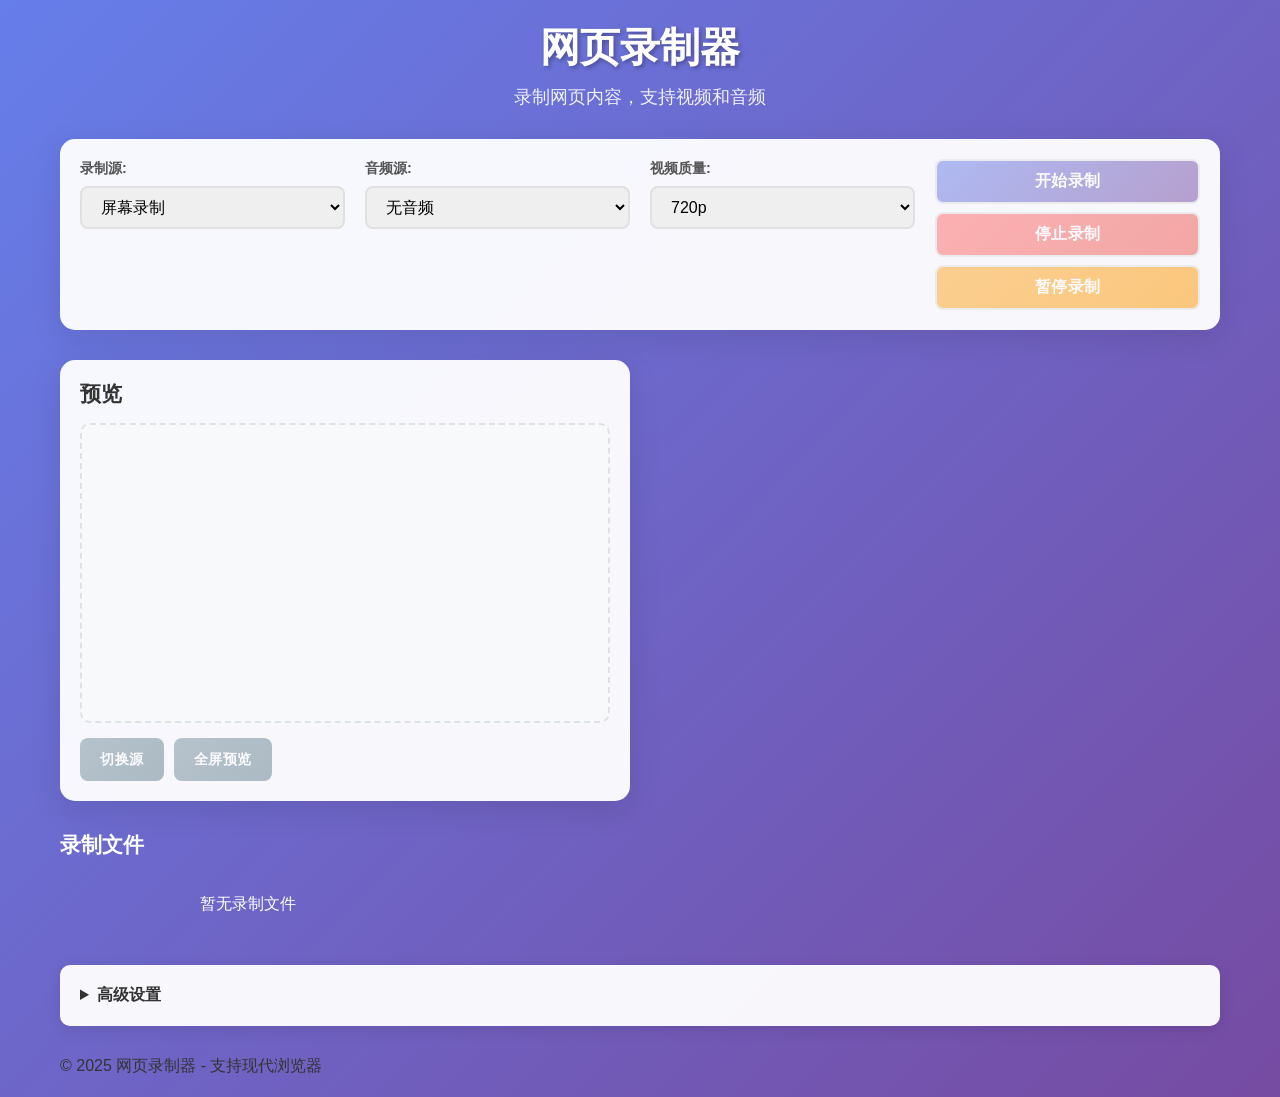
<file: index.html>
<!DOCTYPE html>
<html lang="zh-CN">
<head>
    <meta charset="UTF-8">
    <meta name="viewport" content="width=device-width, initial-scale=1.0">
    <title>网页录制器</title>
    <link rel="stylesheet" href="./styles.css">
</head>
<body>
    <div class="container">
        <header>
            <h1>网页录制器</h1>
            <p>录制网页内容，支持视频和音频</p>
        </header>

        <main>
            <!-- 录制控制区域 -->
            <div class="controls">
                <div class="control-group">
                    <label for="recordSource">录制源:</label>
                    <select id="recordSource">
                        <option value="screen">屏幕录制</option>
                        <option value="camera">摄像头</option>
                        <option value="tab">当前标签页</option>
                    </select>
                </div>

                <div class="control-group">
                    <label for="audioSource">音频源:</label>
                    <select id="audioSource">
                        <option value="none">无音频</option>
                        <option value="mic">麦克风</option>
                        <option value="system">系统音频</option>
                        <option value="both">麦克风+系统</option>
                    </select>
                </div>

                <div class="control-group">
                    <label for="videoQuality">视频质量:</label>
                    <select id="videoQuality">
                        <option value="360">360p</option>
                        <option value="720" selected>720p</option>
                        <option value="1080">1080p</option>
                        <option value="1440">1440p</option>
                    </select>
                </div>

                <div class="control-group">
                    <button id="startBtn" class="btn btn-primary">开始录制</button>
                    <button id="stopBtn" class="btn btn-danger" disabled>停止录制</button>
                    <button id="pauseBtn" class="btn btn-warning" disabled>暂停录制</button>
                </div>
            </div>

            <!-- 预览区域 -->
            <div class="preview-section">
                <div class="preview-container">
                    <h3>预览</h3>
                    <div class="preview-box">
                        <video id="previewVideo" autoplay muted></video>
                        <canvas id="previewCanvas" style="display: none;"></canvas>
                        <div id="noPreview" class="no-preview">
                            <p>点击"开始录制"开始预览</p>
                        </div>
                    </div>
                    <div class="preview-controls">
                        <button id="switchSourceBtn" class="btn btn-secondary" disabled>切换源</button>
                        <button id="fullscreenBtn" class="btn btn-secondary" disabled>全屏预览</button>
                    </div>
                </div>

                <!-- 录制状态 -->
                <div class="recording-status">
                    <div id="recordingIndicator" class="recording-indicator" style="display: none;">
                        <div class="pulse"></div>
                        <span>录制中</span>
                        <span id="timer">00:00:00</span>
                    </div>
                </div>
            </div>

            <!-- 录制列表 -->
            <div class="recordings-section">
                <h3>录制文件</h3>
                <div id="recordingsList" class="recordings-list">
                    <!-- 录制文件将在这里显示 -->
                </div>
            </div>

            <!-- 设置面板 -->
            <div class="settings-section">
                <details id="settingsPanel">
                    <summary>高级设置</summary>
                    <div class="settings-content">
                        <div class="setting-group">
                            <label for="frameRate">帧率:</label>
                            <input type="range" id="frameRate" min="1" max="60" value="30">
                            <span id="frameRateValue">30 fps</span>
                        </div>
                        
                        <div class="setting-group">
                            <label for="bitrate">比特率 (Mbps):</label>
                            <input type="range" id="bitrate" min="1" max="20" value="5">
                            <span id="bitrateValue">5 Mbps</span>
                        </div>
                        
                        <div class="setting-group">
                            <label>
                                <input type="checkbox" id="enableAudio">
                                启用音频录制
                            </label>
                        </div>
                        
                        <div class="setting-group">
                            <label>
                                <input type="checkbox" id="enableVideo">
                                启用视频录制
                            </label>
                        </div>
                    </div>
                </details>
            </div>
        </main>

        <footer>
            <p>&copy; 2025 网页录制器 - 支持现代浏览器</p>
        </footer>
    </div>

    <script src="./script.js"></script>
</body>
</html>
</file>
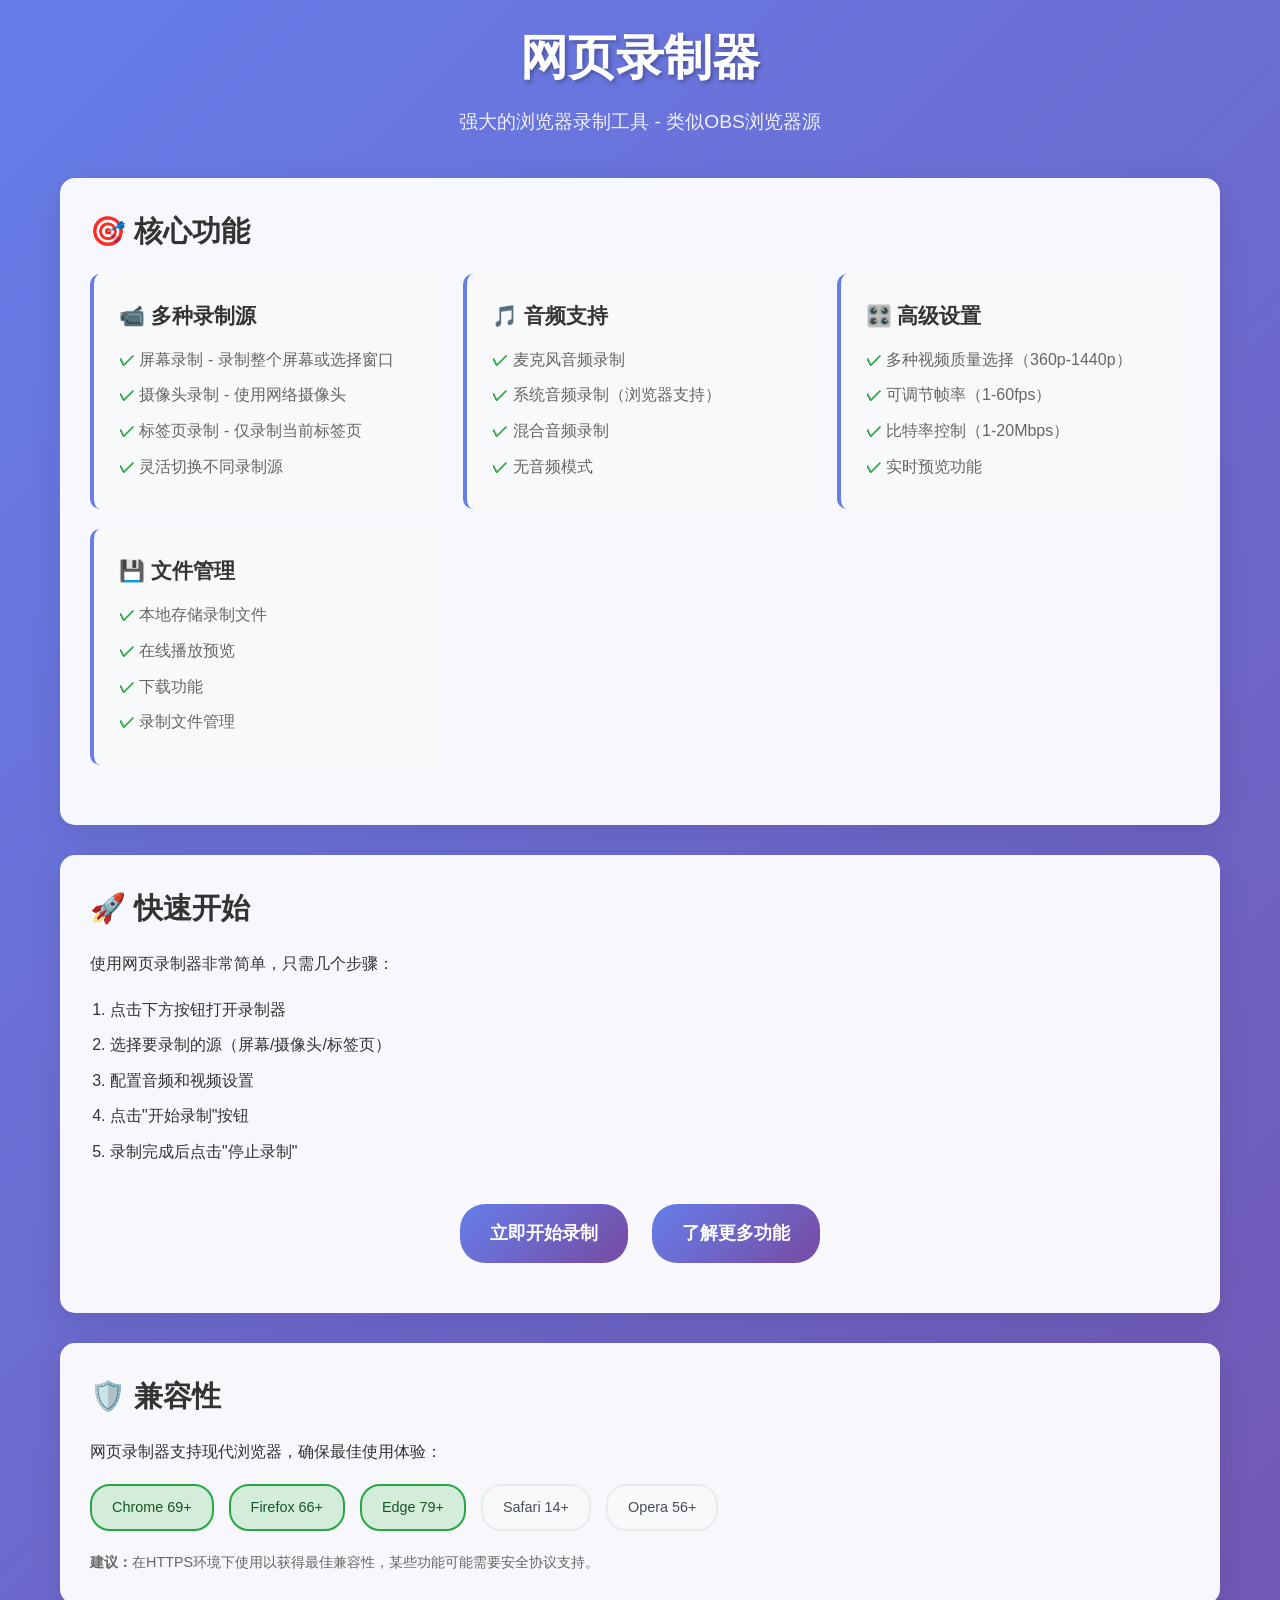
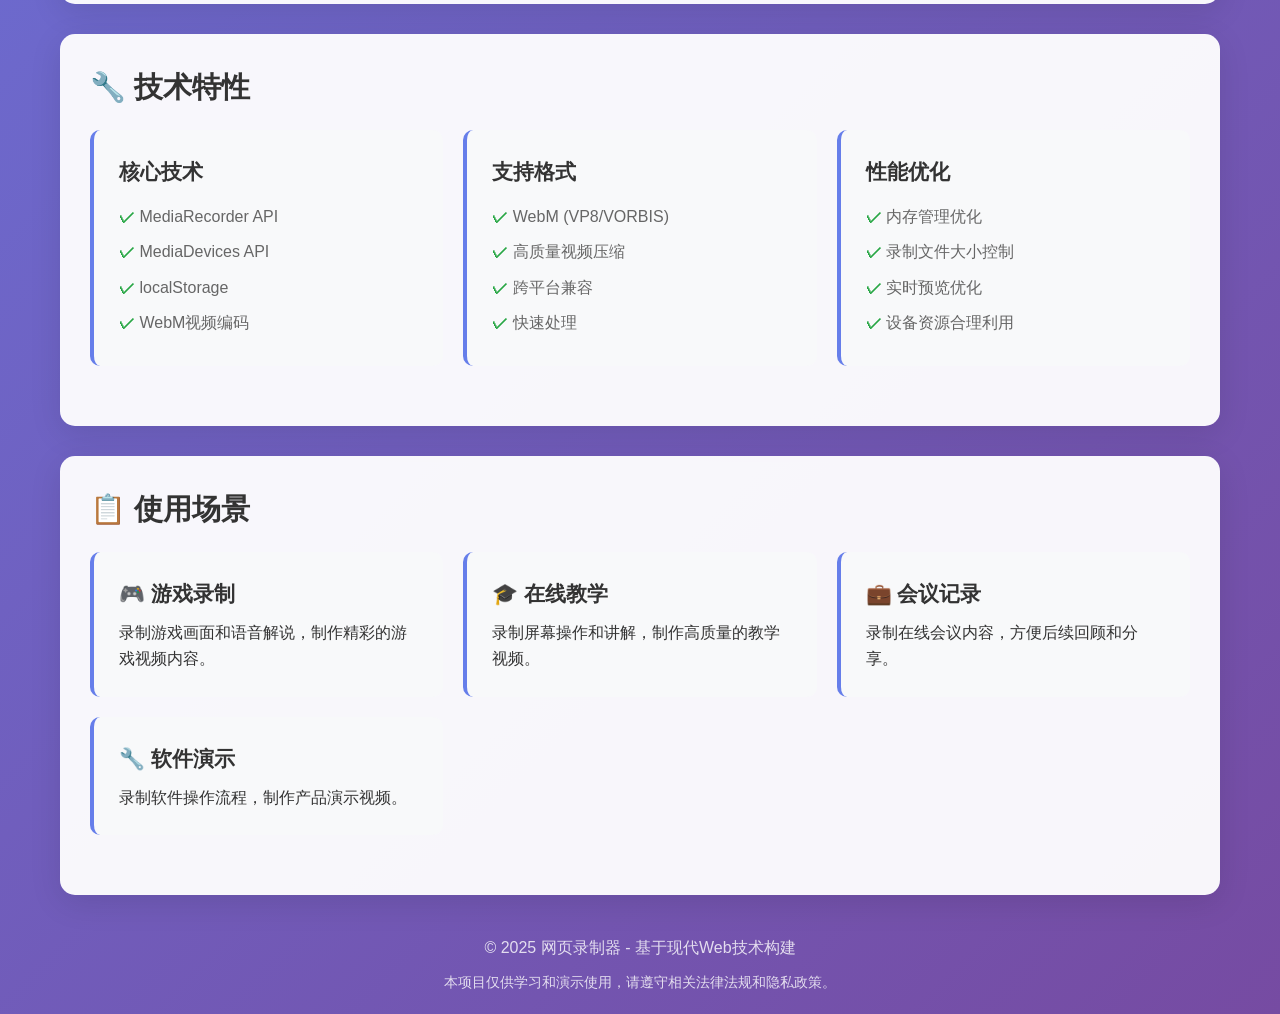
<file: demo.html>
<!DOCTYPE html>
<html lang="zh-CN">
<head>
    <meta charset="UTF-8">
    <meta name="viewport" content="width=device-width, initial-scale=1.0">
    <title>网页录制器演示</title>
    <style>
        * {
            margin: 0;
            padding: 0;
            box-sizing: border-box;
        }
        
        body {
            font-family: 'Segoe UI', Tahoma, Geneva, Verdana, sans-serif;
            background: linear-gradient(135deg, #667eea 0%, #764ba2 100%);
            min-height: 100vh;
            color: #333;
            line-height: 1.6;
        }
        
        .container {
            max-width: 1200px;
            margin: 0 auto;
            padding: 20px;
        }
        
        header {
            text-align: center;
            margin-bottom: 40px;
            color: white;
        }
        
        header h1 {
            font-size: 3rem;
            margin-bottom: 10px;
            text-shadow: 2px 2px 4px rgba(0,0,0,0.3);
        }
        
        header p {
            font-size: 1.2rem;
            opacity: 0.9;
        }
        
        .demo-section {
            background: rgba(255,255,255,0.95);
            border-radius: 15px;
            padding: 30px;
            margin-bottom: 30px;
            box-shadow: 0 8px 32px rgba(0,0,0,0.1);
        }
        
        .demo-section h2 {
            color: #333;
            margin-bottom: 20px;
            font-size: 1.8rem;
        }
        
        .features-grid {
            display: grid;
            grid-template-columns: repeat(auto-fit, minmax(300px, 1fr));
            gap: 20px;
            margin-bottom: 30px;
        }
        
        .feature-card {
            background: #f8f9fa;
            padding: 25px;
            border-radius: 10px;
            border-left: 4px solid #667eea;
            transition: transform 0.3s ease;
        }
        
        .feature-card:hover {
            transform: translateY(-5px);
        }
        
        .feature-card h3 {
            color: #333;
            margin-bottom: 10px;
            font-size: 1.3rem;
        }
        
        .feature-card ul {
            list-style: none;
            padding-left: 0;
        }
        
        .feature-card li {
            padding: 5px 0;
            color: #666;
        }
        
        .feature-card li:before {
            content: "✓ ";
            color: #28a745;
            font-weight: bold;
        }
        
        .demo-video {
            width: 100%;
            max-width: 800px;
            height: auto;
            border-radius: 10px;
            box-shadow: 0 8px 25px rgba(0,0,0,0.15);
        }
        
        .cta-button {
            display: inline-block;
            padding: 15px 30px;
            background: linear-gradient(135deg, #667eea, #764ba2);
            color: white;
            text-decoration: none;
            border-radius: 25px;
            font-weight: 600;
            font-size: 1.1rem;
            transition: all 0.3s ease;
            margin: 20px 10px;
        }
        
        .cta-button:hover {
            transform: translateY(-2px);
            box-shadow: 0 8px 25px rgba(102, 126, 234, 0.3);
            text-decoration: none;
            color: white;
        }
        
        .compatibility {
            display: flex;
            flex-wrap: wrap;
            gap: 15px;
            margin: 20px 0;
        }
        
        .browser-badge {
            background: #f8f9fa;
            padding: 10px 20px;
            border-radius: 20px;
            font-size: 0.9rem;
            font-weight: 500;
            color: #495057;
            border: 2px solid #e9ecef;
        }
        
        .browser-badge.supported {
            background: #d4edda;
            border-color: #28a745;
            color: #155724;
        }
        
        footer {
            text-align: center;
            color: white;
            margin-top: 40px;
            opacity: 0.8;
        }
        
        @media (max-width: 768px) {
            header h1 {
                font-size: 2.5rem;
            }
            
            .container {
                padding: 15px;
            }
            
            .demo-section {
                padding: 20px;
            }
        }
    </style>
</head>
<body>
    <div class="container">
        <header>
            <h1>网页录制器</h1>
            <p>强大的浏览器录制工具 - 类似OBS浏览器源</p>
        </header>

        <div class="demo-section">
            <h2>🎯 核心功能</h2>
            <div class="features-grid">
                <div class="feature-card">
                    <h3>📹 多种录制源</h3>
                    <ul>
                        <li>屏幕录制 - 录制整个屏幕或选择窗口</li>
                        <li>摄像头录制 - 使用网络摄像头</li>
                        <li>标签页录制 - 仅录制当前标签页</li>
                        <li>灵活切换不同录制源</li>
                    </ul>
                </div>
                
                <div class="feature-card">
                    <h3>🎵 音频支持</h3>
                    <ul>
                        <li>麦克风音频录制</li>
                        <li>系统音频录制（浏览器支持）</li>
                        <li>混合音频录制</li>
                        <li>无音频模式</li>
                    </ul>
                </div>
                
                <div class="feature-card">
                    <h3>🎛️ 高级设置</h3>
                    <ul>
                        <li>多种视频质量选择（360p-1440p）</li>
                        <li>可调节帧率（1-60fps）</li>
                        <li>比特率控制（1-20Mbps）</li>
                        <li>实时预览功能</li>
                    </ul>
                </div>
                
                <div class="feature-card">
                    <h3>💾 文件管理</h3>
                    <ul>
                        <li>本地存储录制文件</li>
                        <li>在线播放预览</li>
                        <li>下载功能</li>
                        <li>录制文件管理</li>
                    </ul>
                </div>
            </div>
        </div>

        <div class="demo-section">
            <h2>🚀 快速开始</h2>
            <p>使用网页录制器非常简单，只需几个步骤：</p>
            <ol style="margin: 20px 0; padding-left: 20px;">
                <li style="margin: 10px 0;">点击下方按钮打开录制器</li>
                <li style="margin: 10px 0;">选择要录制的源（屏幕/摄像头/标签页）</li>
                <li style="margin: 10px 0;">配置音频和视频设置</li>
                <li style="margin: 10px 0;">点击"开始录制"按钮</li>
                <li style="margin: 10px 0;">录制完成后点击"停止录制"</li>
            </ol>
            
            <div style="text-align: center;">
                <a href="index.html" class="cta-button">立即开始录制</a>
                <a href="#" onclick="scrollToFeatures()" class="cta-button">了解更多功能</a>
            </div>
        </div>

        <div class="demo-section">
            <h2>🛡️ 兼容性</h2>
            <p>网页录制器支持现代浏览器，确保最佳使用体验：</p>
            <div class="compatibility">
                <span class="browser-badge supported">Chrome 69+</span>
                <span class="browser-badge supported">Firefox 66+</span>
                <span class="browser-badge supported">Edge 79+</span>
                <span class="browser-badge">Safari 14+</span>
                <span class="browser-badge">Opera 56+</span>
            </div>
            <p style="margin-top: 15px; font-size: 0.9rem; color: #666;">
                <strong>建议：</strong>在HTTPS环境下使用以获得最佳兼容性，某些功能可能需要安全协议支持。
            </p>
        </div>

        <div class="demo-section">
            <h2>🔧 技术特性</h2>
            <div class="features-grid">
                <div class="feature-card">
                    <h3>核心技术</h3>
                    <ul>
                        <li>MediaRecorder API</li>
                        <li>MediaDevices API</li>
                        <li>localStorage</li>
                        <li>WebM视频编码</li>
                    </ul>
                </div>
                
                <div class="feature-card">
                    <h3>支持格式</h3>
                    <ul>
                        <li>WebM (VP8/VORBIS)</li>
                        <li>高质量视频压缩</li>
                        <li>跨平台兼容</li>
                        <li>快速处理</li>
                    </ul>
                </div>
                
                <div class="feature-card">
                    <h3>性能优化</h3>
                    <ul>
                        <li>内存管理优化</li>
                        <li>录制文件大小控制</li>
                        <li>实时预览优化</li>
                        <li>设备资源合理利用</li>
                    </ul>
                </div>
            </div>
        </div>

        <div class="demo-section" id="featuresSection">
            <h2>📋 使用场景</h2>
            <div class="features-grid">
                <div class="feature-card">
                    <h3>🎮 游戏录制</h3>
                    <p>录制游戏画面和语音解说，制作精彩的游戏视频内容。</p>
                </div>
                
                <div class="feature-card">
                    <h3>🎓 在线教学</h3>
                    <p>录制屏幕操作和讲解，制作高质量的教学视频。</p>
                </div>
                
                <div class="feature-card">
                    <h3>💼 会议记录</h3>
                    <p>录制在线会议内容，方便后续回顾和分享。</p>
                </div>
                
                <div class="feature-card">
                    <h3>🔧 软件演示</h3>
                    <p>录制软件操作流程，制作产品演示视频。</p>
                </div>
            </div>
        </div>

        <footer>
            <p>&copy; 2025 网页录制器 - 基于现代Web技术构建</p>
            <p style="font-size: 0.9rem; margin-top: 10px;">
                本项目仅供学习和演示使用，请遵守相关法律法规和隐私政策。
            </p>
        </footer>
    </div>

    <script>
        function scrollToFeatures() {
            document.getElementById('featuresSection').scrollIntoView({
                behavior: 'smooth'
            });
        }
        
        // 添加一些交互效果
        document.addEventListener('DOMContentLoaded', function() {
            // 为功能卡片添加点击效果
            const featureCards = document.querySelectorAll('.feature-card');
            featureCards.forEach(card => {
                card.addEventListener('click', function() {
                    this.style.transform = 'translateY(-5px) scale(1.02)';
                    setTimeout(() => {
                        this.style.transform = 'translateY(0) scale(1)';
                    }, 200);
                });
            });
            
            // 添加滚动动画
            const observerOptions = {
                threshold: 0.1,
                rootMargin: '0px 0px -50px 0px'
            };
            
            const observer = new IntersectionObserver((entries) => {
                entries.forEach(entry => {
                    if (entry.isIntersecting) {
                        entry.target.style.opacity = '1';
                        entry.target.style.transform = 'translateY(0)';
                    }
                });
            }, observerOptions);
            
            // 观察所有功能卡片
            document.querySelectorAll('.feature-card').forEach(card => {
                card.style.opacity = '0';
                card.style.transform = 'translateY(20px)';
                card.style.transition = 'all 0.6s ease';
                observer.observe(card);
            });
        });
    </script>
</body>
</html>
</file>
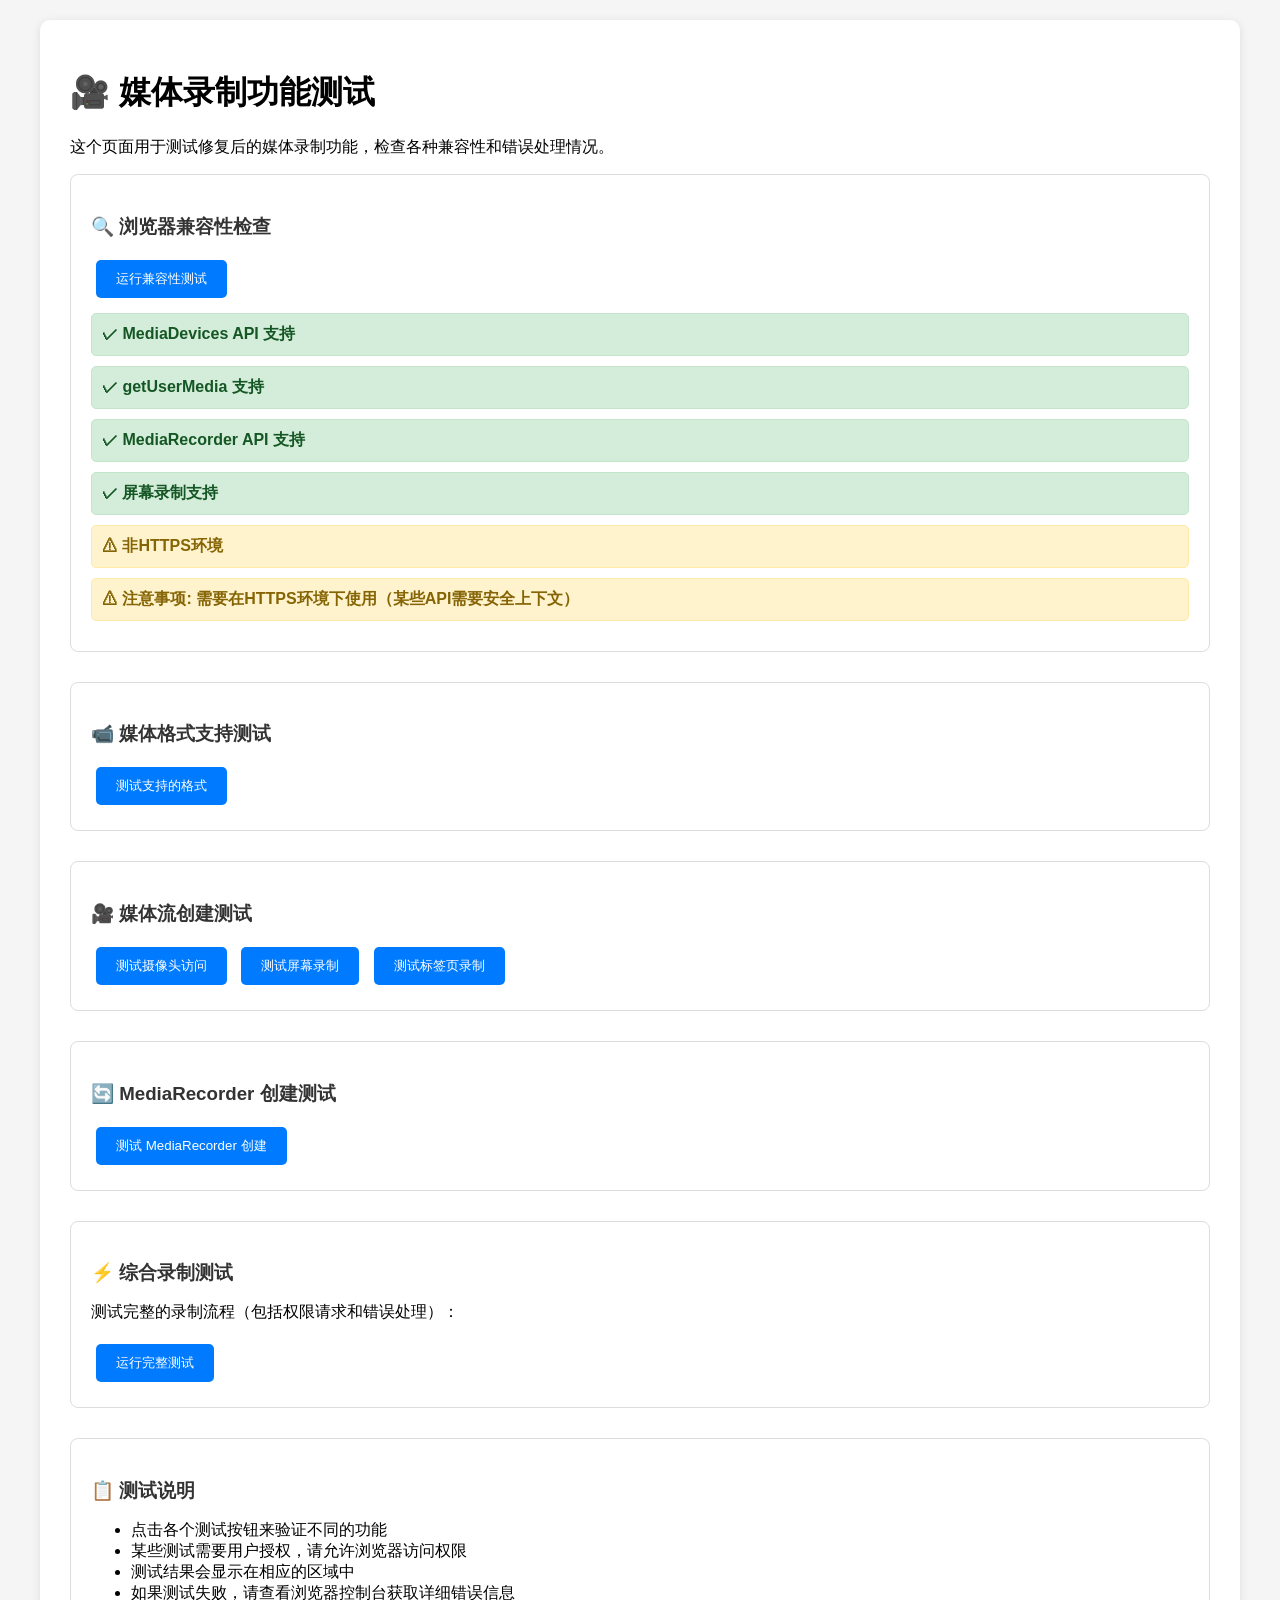
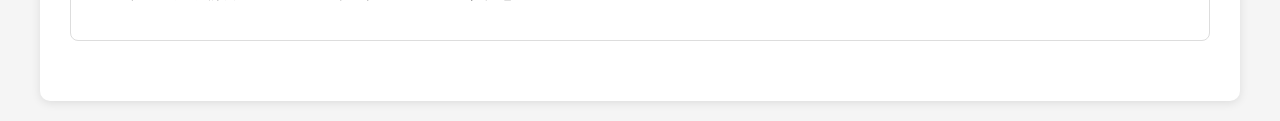
<file: test.html>
<!DOCTYPE html>
<html lang="zh-CN">
<head>
    <meta charset="UTF-8">
    <meta name="viewport" content="width=device-width, initial-scale=1.0">
    <title>媒体录制测试</title>
    <style>
        body {
            font-family: Arial, sans-serif;
            max-width: 1200px;
            margin: 0 auto;
            padding: 20px;
            background: #f5f5f5;
        }
        
        .container {
            background: white;
            padding: 30px;
            border-radius: 10px;
            box-shadow: 0 2px 10px rgba(0,0,0,0.1);
        }
        
        .section {
            margin-bottom: 30px;
            padding: 20px;
            border: 1px solid #ddd;
            border-radius: 8px;
        }
        
        .section h3 {
            color: #333;
            margin-bottom: 15px;
        }
        
        .test-result {
            padding: 10px;
            margin: 10px 0;
            border-radius: 5px;
            font-weight: bold;
        }
        
        .success {
            background: #d4edda;
            color: #155724;
            border: 1px solid #c3e6cb;
        }
        
        .error {
            background: #f8d7da;
            color: #721c24;
            border: 1px solid #f5c6cb;
        }
        
        .warning {
            background: #fff3cd;
            color: #856404;
            border: 1px solid #ffeaa7;
        }
        
        .test-button {
            background: #007bff;
            color: white;
            border: none;
            padding: 10px 20px;
            border-radius: 5px;
            cursor: pointer;
            margin: 5px;
        }
        
        .test-button:hover {
            background: #0056b3;
        }
        
        .test-button:disabled {
            background: #6c757d;
            cursor: not-allowed;
        }
        
        #testVideo {
            max-width: 100%;
            height: auto;
            border: 2px solid #ddd;
            border-radius: 5px;
        }
        
        .format-list {
            max-height: 200px;
            overflow-y: auto;
            border: 1px solid #ccc;
            padding: 10px;
            background: #f8f9fa;
        }
    </style>
</head>
<body>
    <div class="container">
        <h1>🎥 媒体录制功能测试</h1>
        <p>这个页面用于测试修复后的媒体录制功能，检查各种兼容性和错误处理情况。</p>
        
        <div class="section">
            <h3>🔍 浏览器兼容性检查</h3>
            <button class="test-button" onclick="testBrowserCompatibility()">运行兼容性测试</button>
            <div id="compatibilityResults"></div>
        </div>
        
        <div class="section">
            <h3>📹 媒体格式支持测试</h3>
            <button class="test-button" onclick="testMediaFormats()">测试支持的格式</button>
            <div id="formatResults"></div>
        </div>
        
        <div class="section">
            <h3>🎥 媒体流创建测试</h3>
            <div>
                <button class="test-button" onclick="testCameraAccess()">测试摄像头访问</button>
                <button class="test-button" onclick="testScreenCapture()">测试屏幕录制</button>
                <button class="test-button" onclick="testTabCapture()">测试标签页录制</button>
            </div>
            <video id="testVideo" controls style="display: none;"></video>
            <div id="streamResults"></div>
        </div>
        
        <div class="section">
            <h3>🔄 MediaRecorder 创建测试</h3>
            <button class="test-button" onclick="testMediaRecorderCreation()">测试 MediaRecorder 创建</button>
            <div id="recorderResults"></div>
        </div>
        
        <div class="section">
            <h3>⚡ 综合录制测试</h3>
            <p>测试完整的录制流程（包括权限请求和错误处理）：</p>
            <button class="test-button" onclick="runFullRecordingTest()">运行完整测试</button>
            <div id="fullTestResults"></div>
        </div>
        
        <div class="section">
            <h3>📋 测试说明</h3>
            <ul>
                <li>点击各个测试按钮来验证不同的功能</li>
                <li>某些测试需要用户授权，请允许浏览器访问权限</li>
                <li>测试结果会显示在相应的区域中</li>
                <li>如果测试失败，请查看浏览器控制台获取详细错误信息</li>
            </ul>
        </div>
    </div>

    <script>
        // 浏览器兼容性检查
        function testBrowserCompatibility() {
            const results = document.getElementById('compatibilityResults');
            let issues = [];
            let warnings = [];
            
            // 检查基本API支持
            if (!navigator.mediaDevices) {
                issues.push('缺少 MediaDevices API');
            } else {
                results.innerHTML += '<div class="test-result success">✓ MediaDevices API 支持</div>';
            }
            
            if (!navigator.mediaDevices.getUserMedia) {
                issues.push('不支持 getUserMedia');
            } else {
                results.innerHTML += '<div class="test-result success">✓ getUserMedia 支持</div>';
            }
            
            if (!MediaRecorder) {
                issues.push('不支持 MediaRecorder API');
            } else {
                results.innerHTML += '<div class="test-result success">✓ MediaRecorder API 支持</div>';
            }
            
            if (!navigator.mediaDevices.getDisplayMedia) {
                issues.push('不支持屏幕录制 (getDisplayMedia)');
                results.innerHTML += '<div class="test-result warning">⚠ 屏幕录制不支持</div>';
            } else {
                results.innerHTML += '<div class="test-result success">✓ 屏幕录制支持</div>';
            }
            
            // 检查HTTPS环境
            if (location.protocol !== 'https:' && location.hostname !== 'localhost') {
                warnings.push('需要在HTTPS环境下使用（某些API需要安全上下文）');
                results.innerHTML += '<div class="test-result warning">⚠ 非HTTPS环境</div>';
            } else {
                results.innerHTML += '<div class="test-result success">✓ 安全上下文</div>';
            }
            
            if (issues.length > 0) {
                results.innerHTML += '<div class="test-result error">❌ 兼容性问题: ' + issues.join(', ') + '</div>';
            }
            
            if (warnings.length > 0) {
                results.innerHTML += '<div class="test-result warning">⚠ 注意事项: ' + warnings.join(', ') + '</div>';
            }
            
            // 记录详细信息
            console.log('浏览器信息:', {
                userAgent: navigator.userAgent,
                platform: navigator.platform,
                language: navigator.language
            });
        }
        
        // 媒体格式支持测试
        function testMediaFormats() {
            const results = document.getElementById('formatResults');
            const testFormats = [
                'video/webm;codecs=vp8,vorbis',
                'video/webm;codecs=vp8',
                'video/webm',
                'video/mp4;codecs=h264',
                'video/mp4',
                'video/mpeg'
            ];
            
            results.innerHTML += '<div class="format-list"><strong>测试的格式:</strong><br>';
            
            testFormats.forEach(format => {
                if (MediaRecorder && MediaRecorder.isTypeSupported && MediaRecorder.isTypeSupported(format)) {
                    results.innerHTML += `<div class="test-result success">✓ ${format}</div>`;
                } else {
                    results.innerHTML += `<div class="test-result error">✗ ${format}</div>`;
                }
            });
            
            results.innerHTML += '</div>';
        }
        
        // 摄像头访问测试
        async function testCameraAccess() {
            const results = document.getElementById('streamResults');
            const video = document.getElementById('testVideo');
            
            try {
                results.innerHTML += '<div class="test-result">正在测试摄像头访问...</div>';
                
                const stream = await navigator.mediaDevices.getUserMedia({
                    video: { 
                        width: { ideal: 1280 },
                        height: { ideal: 720 },
                        frameRate: { ideal: 30 }
                    },
                    audio: true
                });
                
                video.srcObject = stream;
                video.style.display = 'block';
                results.innerHTML += '<div class="test-result success">✓ 摄像头访问成功</div>';
                
                // 显示轨道信息
                const videoTracks = stream.getVideoTracks();
                const audioTracks = stream.getAudioTracks();
                
                results.innerHTML += `<div class="test-result success">✓ 视频轨道: ${videoTracks.length} 个</div>`;
                results.innerHTML += `<div class="test-result success">✓ 音频轨道: ${audioTracks.length} 个</div>`;
                
                // 5秒后停止
                setTimeout(() => {
                    stream.getTracks().forEach(track => track.stop());
                    video.style.display = 'none';
                    results.innerHTML += '<div class="test-result">流已停止</div>';
                }, 5000);
                
            } catch (error) {
                results.innerHTML += `<div class="test-result error">❌ 摄像头访问失败: ${error.message}</div>`;
                
                if (error.name === 'NotAllowedError') {
                    results.innerHTML += '<div class="test-result error">❌ 权限被拒绝</div>';
                } else if (error.name === 'NotFoundError') {
                    results.innerHTML += '<div class="test-result error">❌ 未找到摄像头设备</div>';
                }
            }
        }
        
        // 屏幕录制测试
        async function testScreenCapture() {
            const results = document.getElementById('streamResults');
            const video = document.getElementById('testVideo');
            
            try {
                results.innerHTML += '<div class="test-result">正在测试屏幕录制...</div>';
                
                const stream = await navigator.mediaDevices.getDisplayMedia({
                    video: { 
                        mediaSource: 'screen',
                        width: { ideal: 1920 },
                        height: { ideal: 1080 },
                        frameRate: { ideal: 30, max: 60 }
                    },
                    audio: true
                });
                
                video.srcObject = stream;
                video.style.display = 'block';
                results.innerHTML += '<div class="test-result success">✓ 屏幕录制成功</div>';
                
                // 显示轨道信息
                const videoTracks = stream.getVideoTracks();
                const audioTracks = stream.getAudioTracks();
                
                results.innerHTML += `<div class="test-result success">✓ 视频轨道: ${videoTracks.length} 个</div>`;
                if (audioTracks.length > 0) {
                    results.innerHTML += `<div class="test-result success">✓ 音频轨道: ${audioTracks.length} 个</div>`;
                }
                
                // 5秒后停止
                setTimeout(() => {
                    stream.getTracks().forEach(track => track.stop());
                    video.style.display = 'none';
                    results.innerHTML += '<div class="test-result">流已停止</div>';
                }, 5000);
                
            } catch (error) {
                results.innerHTML += `<div class="test-result error">❌ 屏幕录制失败: ${error.message}</div>`;
                
                if (error.name === 'NotAllowedError') {
                    results.innerHTML += '<div class="test-result error">❌ 用户拒绝屏幕共享权限</div>';
                } else if (error.name === 'NotSupportedError') {
                    results.innerHTML += '<div class="test-result error">❌ 浏览器不支持屏幕录制</div>';
                }
            }
        }
        
        // 标签页录制测试
        async function testTabCapture() {
            const results = document.getElementById('streamResults');
            const video = document.getElementById('testVideo');
            
            try {
                results.innerHTML += '<div class="test-result">正在测试标签页录制...</div>';
                
                const stream = await navigator.mediaDevices.getDisplayMedia({
                    video: { 
                        mediaSource: 'tab',
                        width: { ideal: 1280 },
                        height: { ideal: 720 },
                        frameRate: { ideal: 30 }
                    },
                    audio: true
                });
                
                video.srcObject = stream;
                video.style.display = 'block';
                results.innerHTML += '<div class="test-result success">✓ 标签页录制成功</div>';
                
                // 5秒后停止
                setTimeout(() => {
                    stream.getTracks().forEach(track => track.stop());
                    video.style.display = 'none';
                    results.innerHTML += '<div class="test-result">流已停止</div>';
                }, 5000);
                
            } catch (error) {
                results.innerHTML += `<div class="test-result error">❌ 标签页录制失败: ${error.message}</div>`;
            }
        }
        
        // MediaRecorder 创建测试
        function testMediaRecorderCreation() {
            const results = document.getElementById('recorderResults');
            
            try {
                results.innerHTML += '<div class="test-result">正在测试 MediaRecorder 创建...</div>';
                
                // 测试不同的格式
                const testFormats = [
                    'video/webm;codecs=vp8,vorbis',
                    'video/webm;codecs=vp8',
                    'video/webm',
                    'video/mp4;codecs=h264'
                ];
                
                let successCount = 0;
                
                testFormats.forEach(format => {
                    try {
                        // 创建一个虚拟的 MediaStream 来测试
                        const dummyStream = new MediaStream();
                        const recorder = new MediaRecorder(dummyStream, { mimeType: format });
                        results.innerHTML += `<div class="test-result success">✓ ${format} - 创建成功</div>`;
                        successCount++;
                    } catch (error) {
                        results.innerHTML += `<div class="test-result error">✗ ${format} - ${error.message}</div>`;
                    }
                });
                
                // 测试默认创建（不指定格式）
                try {
                    const dummyStream = new MediaStream();
                    const recorder = new MediaRecorder(dummyStream);
                    results.innerHTML += '<div class="test-result success">✓ 默认格式 - 创建成功</div>';
                    successCount++;
                } catch (error) {
                    results.innerHTML += `<div class="test-result error">✗ 默认格式 - ${error.message}</div>`;
                }
                
                results.innerHTML += `<div class="test-result ${successCount > 0 ? 'success' : 'error'}">总计: ${successCount} 个格式支持</div>`;
                
            } catch (error) {
                results.innerHTML += `<div class="test-result error">❌ MediaRecorder 测试失败: ${error.message}</div>`;
            }
        }
        
        // 完整录制流程测试
        async function runFullRecordingTest() {
            const results = document.getElementById('fullTestResults');
            
            results.innerHTML += '<div class="test-result">开始完整录制测试...</div>';
            
            try {
                // 1. 创建媒体流
                results.innerHTML += '<div class="test-result">1. 创建媒体流...</div>';
                const stream = await navigator.mediaDevices.getUserMedia({
                    video: { width: { ideal: 640 }, height: { ideal: 480 } },
                    audio: true
                });
                results.innerHTML += '<div class="test-result success">✓ 媒体流创建成功</div>';
                
                // 2. 创建 MediaRecorder
                results.innerHTML += '<div class="test-result">2. 创建 MediaRecorder...</div>';
                
                // 检测支持的格式
                const supportedFormats = [];
                const testFormats = [
                    'video/webm;codecs=vp8,vorbis',
                    'video/webm;codecs=vp8',
                    'video/webm'
                ];
                
                for (const format of testFormats) {
                    if (MediaRecorder.isTypeSupported(format)) {
                        supportedFormats.push(format);
                    }
                }
                
                let recorder;
                if (supportedFormats.length > 0) {
                    try {
                        recorder = new MediaRecorder(stream, { mimeType: supportedFormats[0] });
                        results.innerHTML += `<div class="test-result success">✓ MediaRecorder 创建成功 (${supportedFormats[0]})</div>`;
                    } catch (error) {
                        recorder = new MediaRecorder(stream);
                        results.innerHTML += '<div class="test-result warning">⚠ 使用默认格式创建 MediaRecorder</div>';
                    }
                } else {
                    recorder = new MediaRecorder(stream);
                    results.innerHTML += '<div class="test-result warning">⚠ 使用默认格式创建 MediaRecorder</div>';
                }
                
                // 3. 开始录制
                results.innerHTML += '<div class="test-result">3. 开始录制...</div>';
                
                const chunks = [];
                recorder.ondataavailable = (event) => {
                    if (event.data && event.data.size > 0) {
                        chunks.push(event.data);
                    }
                };
                
                recorder.start();
                results.innerHTML += '<div class="test-result success">✓ 录制开始</div>';
                
                // 录制3秒
                await new Promise(resolve => setTimeout(resolve, 3000));
                
                // 4. 停止录制
                results.innerHTML += '<div class="test-result">4. 停止录制...</div>';
                recorder.stop();
                results.innerHTML += '<div class="test-result success">✓ 录制停止</div>';
                
                // 5. 处理录制数据
                results.innerHTML += '<div class="test-result">5. 处理录制数据...</div>';
                
                if (chunks.length > 0) {
                    const blob = new Blob(chunks, { type: recorder.mimeType || 'video/webm' });
                    results.innerHTML += `<div class="test-result success">✓ 录制文件创建成功 (${blob.size} bytes)</div>`;
                    results.innerHTML += `<div class="test-result success">✓ MIME类型: ${recorder.mimeType || 'video/webm'}</div>`;
                } else {
                    results.innerHTML += '<div class="test-result warning">⚠ 未生成录制数据</div>';
                }
                
                // 清理
                stream.getTracks().forEach(track => track.stop());
                
                results.innerHTML += '<div class="test-result success">🎉 完整录制测试完成！</div>';
                
            } catch (error) {
                results.innerHTML += `<div class="test-result error">❌ 测试失败: ${error.message}</div>`;
                
                if (error.name === 'NotAllowedError') {
                    results.innerHTML += '<div class="test-result error">❌ 请允许浏览器访问摄像头和麦克风权限</div>';
                }
            }
        }
        
        // 页面加载时自动运行兼容性检查
        document.addEventListener('DOMContentLoaded', () => {
            console.log('媒体录制测试页面已加载');
            testBrowserCompatibility();
        });
    </script>
</body>
</html>
</file>
<file: styles.css>
* {
    margin: 0;
    padding: 0;
    box-sizing: border-box;
}

body {
    font-family: 'Segoe UI', Tahoma, Geneva, Verdana, sans-serif;
    background: linear-gradient(135deg, #667eea 0%, #764ba2 100%);
    min-height: 100vh;
    color: #333;
}

.container {
    max-width: 1200px;
    margin: 0 auto;
    padding: 20px;
}

header {
    text-align: center;
    margin-bottom: 30px;
    color: white;
}

header h1 {
    font-size: 2.5rem;
    margin-bottom: 10px;
    text-shadow: 2px 2px 4px rgba(0,0,0,0.3);
}

header p {
    font-size: 1.1rem;
    opacity: 0.9;
}

/* 控制区域样式 */
.controls {
    display: grid;
    grid-template-columns: repeat(auto-fit, minmax(200px, 1fr));
    gap: 20px;
    margin-bottom: 30px;
    padding: 20px;
    background: rgba(255,255,255,0.95);
    border-radius: 15px;
    box-shadow: 0 8px 32px rgba(0,0,0,0.1);
}

.control-group {
    display: flex;
    flex-direction: column;
    gap: 8px;
}

.control-group label {
    font-weight: 600;
    color: #555;
    font-size: 0.9rem;
}

.control-group select,
.control-group .btn {
    padding: 10px 15px;
    border: 2px solid #e0e0e0;
    border-radius: 8px;
    font-size: 1rem;
    transition: all 0.3s ease;
}

.control-group select:focus,
.control-group .btn:focus {
    outline: none;
    border-color: #667eea;
    box-shadow: 0 0 0 3px rgba(102, 126, 234, 0.1);
}

/* 按钮样式 */
.btn {
    cursor: pointer;
    font-weight: 600;
    text-transform: uppercase;
    letter-spacing: 0.5px;
    transition: all 0.3s ease;
    border: none;
    border-radius: 8px;
    font-size: 0.9rem;
    padding: 12px 20px;
    text-align: center;
    text-decoration: none;
    display: inline-block;
}

.btn:hover {
    transform: translateY(-2px);
    box-shadow: 0 4px 12px rgba(0,0,0,0.15);
}

.btn:active {
    transform: translateY(0);
}

.btn:disabled {
    opacity: 0.5;
    cursor: not-allowed;
    transform: none;
}

.btn-primary {
    background: linear-gradient(135deg, #667eea, #764ba2);
    color: white;
}

.btn-primary:hover {
    background: linear-gradient(135deg, #5a6fd8, #6a4190);
}

.btn-danger {
    background: linear-gradient(135deg, #ff6b6b, #ee5a52);
    color: white;
}

.btn-danger:hover {
    background: linear-gradient(135deg, #ff5a5a, #dd4b4b);
}

.btn-warning {
    background: linear-gradient(135deg, #ffa726, #ff9800);
    color: white;
}

.btn-warning:hover {
    background: linear-gradient(135deg, #ff9100, #f57c00);
}

.btn-secondary {
    background: linear-gradient(135deg, #78909c, #607d8b);
    color: white;
}

.btn-secondary:hover {
    background: linear-gradient(135deg, #6a808c, #506d7b);
}

/* 预览区域样式 */
.preview-section {
    display: grid;
    grid-template-columns: 1fr 1fr;
    gap: 20px;
    margin-bottom: 30px;
}

.preview-container {
    background: rgba(255,255,255,0.95);
    border-radius: 15px;
    padding: 20px;
    box-shadow: 0 8px 32px rgba(0,0,0,0.1);
}

.preview-container h3 {
    margin-bottom: 15px;
    color: #333;
    font-size: 1.3rem;
}

.preview-box {
    position: relative;
    width: 100%;
    height: 300px;
    background: #f8f9fa;
    border: 2px dashed #dee2e6;
    border-radius: 10px;
    margin-bottom: 15px;
    overflow: hidden;
}

#previewVideo, #previewCanvas {
    width: 100%;
    height: 100%;
    object-fit: contain;
    border-radius: 8px;
}

.no-preview {
    display: flex;
    align-items: center;
    justify-content: center;
    height: 100%;
    color: #6c757d;
    font-style: italic;
}

.preview-controls {
    display: flex;
    gap: 10px;
}

/* 录制状态样式 */
.recording-status {
    display: flex;
    align-items: center;
    justify-content: center;
    padding: 20px;
}

.recording-indicator {
    display: flex;
    align-items: center;
    gap: 10px;
    padding: 15px 20px;
    background: rgba(255,255,255,0.9);
    border-radius: 25px;
    box-shadow: 0 4px 16px rgba(0,0,0,0.1);
}

.pulse {
    width: 12px;
    height: 12px;
    background: #ff6b6b;
    border-radius: 50%;
    position: relative;
    animation: pulse 2s infinite;
}

@keyframes pulse {
    0% {
        transform: scale(1);
        opacity: 1;
    }
    50% {
        transform: scale(1.2);
        opacity: 0.7;
    }
    100% {
        transform: scale(1);
        opacity: 1;
    }
}

.recording-indicator span {
    font-weight: 600;
    color: #333;
}

#timer {
    font-family: 'Courier New', monospace;
    color: #ff6b6b;
}

/* 录制文件列表样式 */
.recordings-section {
    margin-bottom: 30px;
}

.recordings-section h3 {
    color: white;
    margin-bottom: 15px;
    font-size: 1.3rem;
}

.recordings-list {
    display: grid;
    grid-template-columns: repeat(auto-fill, minmax(300px, 1fr));
    gap: 15px;
}

.recording-item {
    background: rgba(255,255,255,0.95);
    border-radius: 10px;
    padding: 15px;
    box-shadow: 0 4px 16px rgba(0,0,0,0.1);
    transition: transform 0.3s ease;
}

.recording-item:hover {
    transform: translateY(-5px);
}

.recording-item h4 {
    margin-bottom: 10px;
    color: #333;
}

.recording-item .recording-info {
    display: flex;
    justify-content: space-between;
    align-items: center;
    margin-bottom: 10px;
}

.recording-item .recording-actions {
    display: flex;
    gap: 10px;
    justify-content: flex-end;
}

.recording-actions .btn {
    padding: 8px 12px;
    font-size: 0.8rem;
}

/* 设置面板样式 */
.settings-section {
    margin-bottom: 30px;
}

details {
    background: rgba(255,255,255,0.95);
    border-radius: 10px;
    padding: 10px;
    box-shadow: 0 4px 16px rgba(0,0,0,0.1);
}

details summary {
    cursor: pointer;
    font-weight: 600;
    color: #333;
    padding: 10px;
    border-radius: 5px;
    transition: background 0.3s ease;
}

details summary:hover {
    background: rgba(102, 126, 234, 0.1);
}

details[open] summary {
    margin-bottom: 15px;
}

.settings-content {
    display: grid;
    grid-template-columns: repeat(auto-fit, minmax(250px, 1fr));
    gap: 20px;
}

.setting-group {
    display: flex;
    align-items: center;
    gap: 15px;
}

.setting-group label {
    font-weight: 500;
    color: #555;
    cursor: pointer;
}

.setting-group input[type="range"] {
    flex: 1;
    accent-color: #667eea;
}

.setting-group span {
    font-weight: 600;
    color: #667eea;
    min-width: 80px;
}

/* 响应式设计 */
@media (max-width: 768px) {
    .container {
        padding: 10px;
    }
    
    header h1 {
        font-size: 2rem;
    }
    
    .controls {
        grid-template-columns: 1fr;
    }
    
    .preview-section {
        grid-template-columns: 1fr;
    }
    
    .recordings-list {
        grid-template-columns: 1fr;
    }
    
    .settings-content {
        grid-template-columns: 1fr;
    }
}

/* 动画效果 */
@keyframes fadeIn {
    from {
        opacity: 0;
        transform: translateY(20px);
    }
    to {
        opacity: 1;
        transform: translateY(0);
    }
}

.recording-item {
    animation: fadeIn 0.5s ease-out;
}

/* 全屏模式样式 */
.fullscreen-mode {
    position: fixed;
    top: 0;
    left: 0;
    width: 100%;
    height: 100%;
    background: #000;
    z-index: 1000;
    display: flex;
    align-items: center;
    justify-content: center;
}

.fullscreen-mode .preview-box {
    width: 90vw;
    height: 90vh;
    background: #1a1a1a;
}

.fullscreen-mode #previewVideo {
    width: 100%;
    height: 100%;
    object-fit: contain;
}

/* 加载动画 */
.loading {
    display: flex;
    align-items: center;
    justify-content: center;
    height: 100px;
}

.spinner {
    width: 40px;
    height: 40px;
    border: 4px solid #f3f3f3;
    border-top: 4px solid #667eea;
    border-radius: 50%;
    animation: spin 1s linear infinite;
}

@keyframes spin {
    0% { transform: rotate(0deg); }
    100% { transform: rotate(360deg); }
}
</file>
